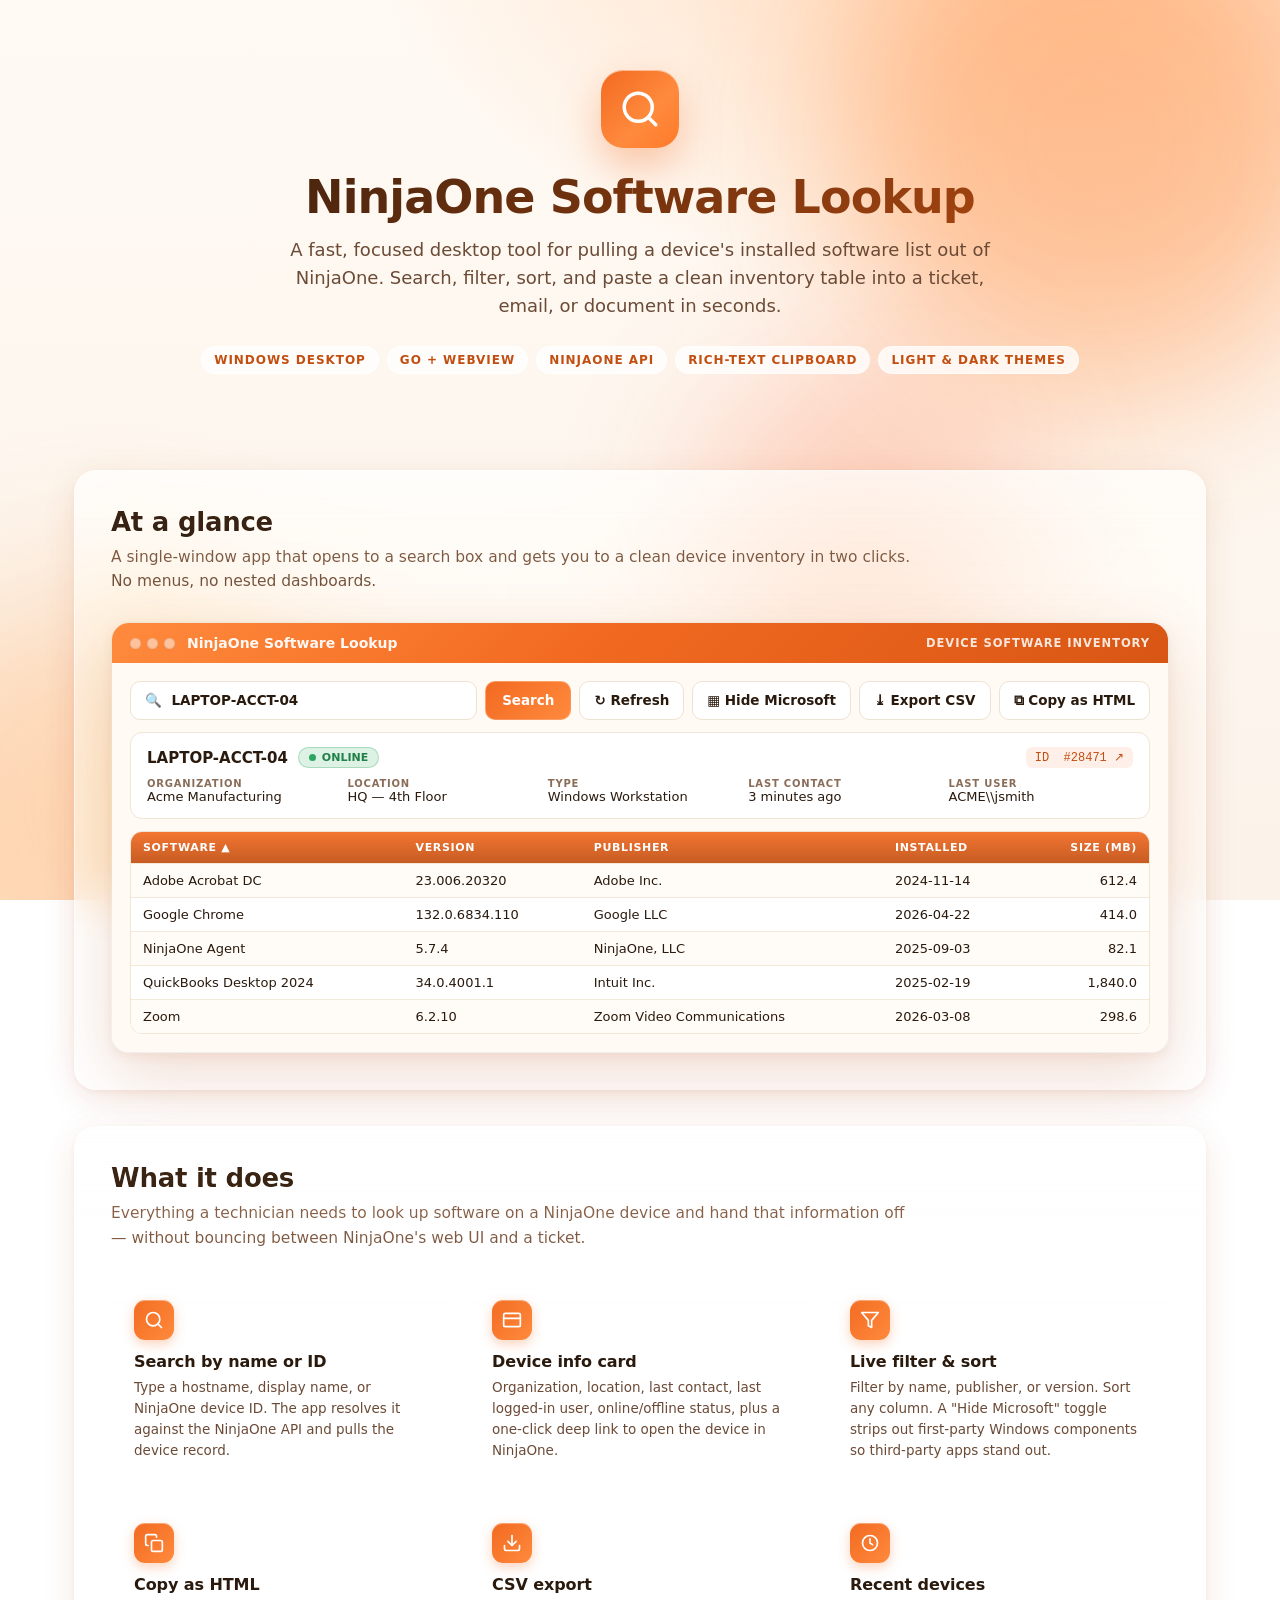
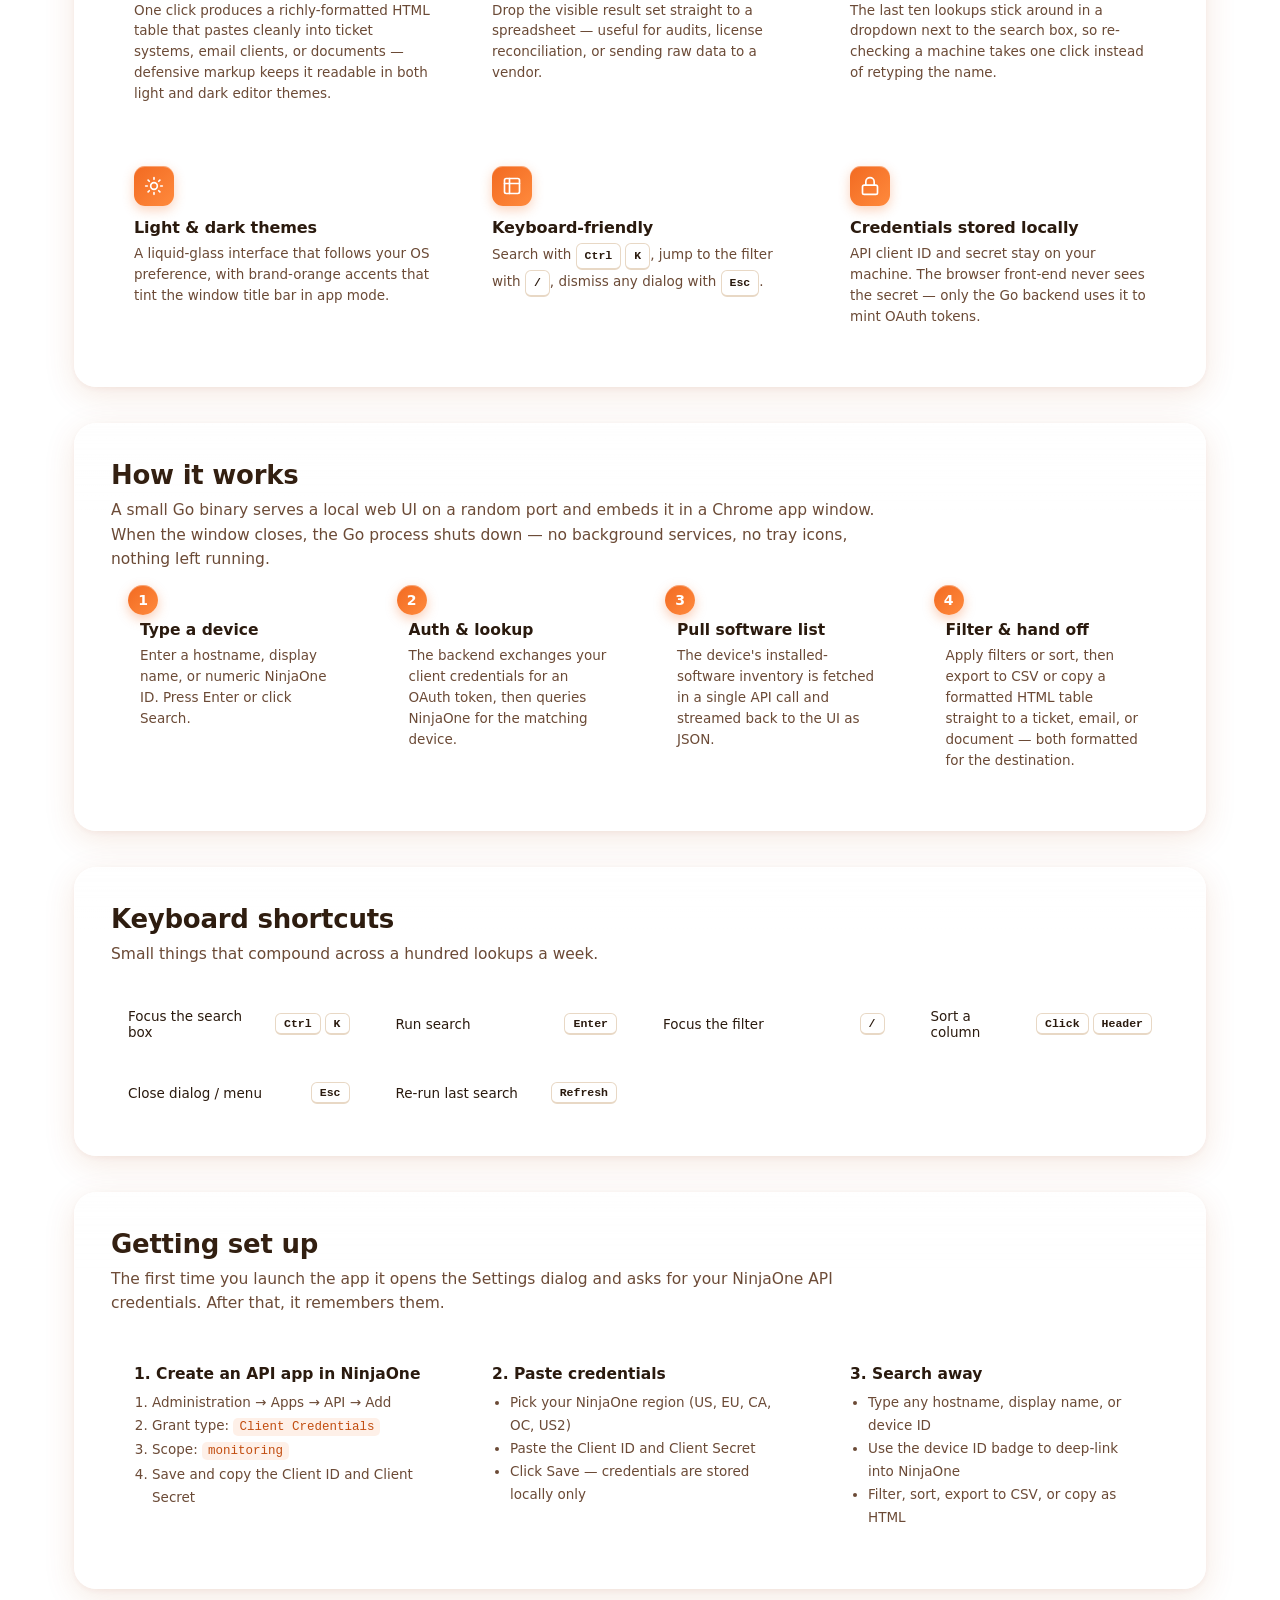
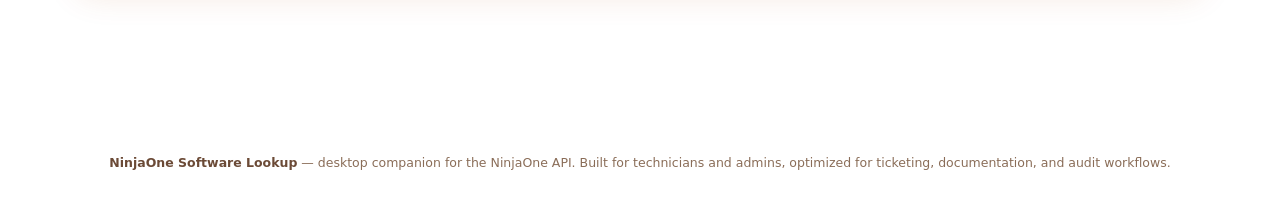
<file: NinjaSoftwareLookup-Showcase.html>
<!doctype html>
<html lang="en" data-theme="light">
<head>
<meta charset="utf-8" />
<meta name="viewport" content="width=device-width,initial-scale=1" />
<title>NinjaOne Software Lookup — Overview</title>
<style>
  :root {
    --accent:        #F26A21;
    --accent-2:      #FF8A3D;
    --accent-deep:   #C24E10;
    --accent-soft:   rgba(242, 106, 33, 0.10);
    --bg-base:       #FBF3EA;
    --bg-grad-1:     #FFD8B8;
    --bg-grad-2:     #FFE9D2;
    --bg-grad-3:     #FFFAF4;
    --orb-1:         rgba(255, 138, 61, 0.55);
    --orb-2:         rgba(255, 175, 110, 0.45);
    --orb-3:         rgba(255, 110, 60, 0.35);
    --glass-bg:      rgba(255, 255, 255, 0.55);
    --glass-bg-strong: rgba(255, 255, 255, 0.78);
    --glass-border:  rgba(255, 255, 255, 0.65);
    --glass-edge:    rgba(255, 255, 255, 0.9);
    --glass-shadow:  0 8px 32px rgba(176, 70, 14, 0.12),
                     0 2px 6px  rgba(176, 70, 14, 0.06);
    --text:          #2A1A0E;
    --text-soft:     #6B4A36;
    --muted:         #8A6D58;
    --hairline:      rgba(0, 0, 0, 0.08);
  }
  * { box-sizing: border-box; }
  html, body { margin: 0; padding: 0; }
  body {
    font-family: -apple-system, BlinkMacSystemFont, "Segoe UI Variable", "Segoe UI",
                 "Inter", system-ui, sans-serif;
    font-size: 15px;
    color: var(--text);
    background:
      radial-gradient(1200px 700px at 80% -10%, var(--bg-grad-1) 0%, transparent 55%),
      radial-gradient(900px  600px at -10% 100%, var(--bg-grad-2) 0%, transparent 50%),
      linear-gradient(180deg, var(--bg-grad-3) 0%, var(--bg-base) 100%);
    background-attachment: fixed;
    min-height: 100vh;
    -webkit-font-smoothing: antialiased;
  }

  /* Background orbs */
  .bg-decor { position: fixed; inset: 0; pointer-events: none; z-index: -1; overflow: hidden; }
  .orb { position: absolute; border-radius: 50%; filter: blur(80px); opacity: 0.85; }
  .orb-1 { width: 520px; height: 520px; top: -120px; right: -80px; background: var(--orb-1); }
  .orb-2 { width: 460px; height: 460px; bottom: -140px; left: -120px; background: var(--orb-2); }
  .orb-3 { width: 320px; height: 320px; top: 40%; left: 55%; background: var(--orb-3); }

  /* Glass primitive */
  .glass {
    background: var(--glass-bg);
    -webkit-backdrop-filter: blur(24px) saturate(180%);
            backdrop-filter: blur(24px) saturate(180%);
    border: 1px solid var(--glass-border);
    box-shadow: var(--glass-shadow);
    position: relative;
  }
  .glass::before {
    content: ""; position: absolute; inset: 0; border-radius: inherit;
    pointer-events: none;
    background: linear-gradient(180deg, var(--glass-edge) 0%, transparent 22%);
    opacity: 0.55; mix-blend-mode: overlay;
  }

  /* Top hero */
  .hero {
    position: relative;
    padding: 70px 24px 60px;
    text-align: center;
    overflow: hidden;
  }
  .hero-logo {
    width: 78px; height: 78px;
    border-radius: 22px;
    display: inline-flex; align-items: center; justify-content: center;
    background: linear-gradient(135deg, var(--accent) 0%, var(--accent-2) 60%, #FF7A29 100%);
    color: white;
    box-shadow: 0 18px 40px rgba(242, 106, 33, 0.35),
                inset 0 1px 0 rgba(255, 255, 255, 0.5);
    margin-bottom: 22px;
  }
  .hero h1 {
    font-size: 46px;
    margin: 0 0 12px;
    font-weight: 700;
    letter-spacing: -0.02em;
    background: linear-gradient(135deg, #2A1A0E 0%, #C24E10 100%);
    -webkit-background-clip: text;
            background-clip: text;
    color: transparent;
  }
  .hero p.lead {
    max-width: 720px;
    margin: 0 auto;
    font-size: 18px;
    color: var(--text-soft);
    line-height: 1.55;
  }
  .hero .tag-row {
    display: inline-flex; gap: 8px; flex-wrap: wrap;
    justify-content: center;
    margin-top: 26px;
  }
  .tag {
    font-size: 12px;
    font-weight: 600;
    text-transform: uppercase;
    letter-spacing: 0.08em;
    padding: 6px 12px;
    border-radius: 999px;
    background: var(--glass-bg-strong);
    border: 1px solid var(--glass-border);
    color: var(--accent-deep);
  }

  main {
    max-width: 1180px;
    margin: 0 auto;
    padding: 0 24px 80px;
  }

  /* Section */
  section.block {
    margin-top: 36px;
    padding: 36px;
    border-radius: 22px;
  }
  section.block h2 {
    margin: 0 0 8px;
    font-size: 26px;
    font-weight: 700;
    letter-spacing: -0.01em;
  }
  section.block p.section-lead {
    margin: 0 0 26px;
    color: var(--text-soft);
    font-size: 15.5px;
    line-height: 1.6;
    max-width: 800px;
  }

  /* Feature grid */
  .features {
    display: grid;
    grid-template-columns: repeat(auto-fit, minmax(260px, 1fr));
    gap: 16px;
  }
  .feature {
    padding: 22px;
    border-radius: 16px;
    background: var(--glass-bg-strong);
    border: 1px solid var(--glass-border);
    transition: transform 0.15s, box-shadow 0.15s;
  }
  .feature:hover {
    transform: translateY(-2px);
    box-shadow: 0 10px 26px rgba(176, 70, 14, 0.10);
  }
  .feature-icon {
    width: 40px; height: 40px;
    border-radius: 11px;
    background: linear-gradient(135deg, var(--accent) 0%, var(--accent-2) 100%);
    color: white;
    display: inline-flex; align-items: center; justify-content: center;
    margin-bottom: 12px;
    box-shadow: 0 4px 12px rgba(242, 106, 33, 0.30),
                inset 0 1px 0 rgba(255, 255, 255, 0.35);
  }
  .feature h3 {
    margin: 0 0 6px;
    font-size: 16px;
    font-weight: 650;
    letter-spacing: -0.005em;
  }
  .feature p {
    margin: 0;
    font-size: 13.5px;
    color: var(--text-soft);
    line-height: 1.55;
  }

  /* Workflow / steps */
  .steps {
    display: grid;
    grid-template-columns: repeat(auto-fit, minmax(220px, 1fr));
    gap: 16px;
    counter-reset: stepc;
  }
  .step {
    position: relative;
    padding: 22px 22px 22px 28px;
    border-radius: 16px;
    background: var(--glass-bg-strong);
    border: 1px solid var(--glass-border);
  }
  .step::before {
    counter-increment: stepc;
    content: counter(stepc);
    position: absolute;
    top: -14px; left: 16px;
    width: 30px; height: 30px;
    border-radius: 50%;
    background: linear-gradient(135deg, var(--accent) 0%, var(--accent-2) 100%);
    color: white;
    font-weight: 700;
    font-size: 14px;
    display: inline-flex; align-items: center; justify-content: center;
    box-shadow: 0 4px 12px rgba(242, 106, 33, 0.35),
                inset 0 1px 0 rgba(255, 255, 255, 0.35);
  }
  .step h3 {
    margin: 0 0 6px;
    font-size: 15.5px;
    font-weight: 650;
  }
  .step p {
    margin: 0;
    font-size: 13.5px;
    color: var(--text-soft);
    line-height: 1.55;
  }

  /* App preview mockup */
  .preview {
    margin-top: 28px;
    border-radius: 18px;
    overflow: hidden;
    border: 1px solid rgba(0, 0, 0, 0.06);
    box-shadow: 0 24px 64px rgba(176, 70, 14, 0.18),
                0 4px 12px rgba(176, 70, 14, 0.08);
  }
  .preview-bar {
    background: linear-gradient(135deg, #FF8A3D 0%, #F26A21 45%, #D85614 100%);
    color: white;
    padding: 12px 18px;
    display: flex; align-items: center; gap: 12px;
    font-weight: 600;
    font-size: 14px;
  }
  .preview-bar .traffic {
    display: inline-flex; gap: 6px;
  }
  .preview-bar .traffic span {
    width: 11px; height: 11px; border-radius: 50%;
    background: rgba(255, 255, 255, 0.5);
    box-shadow: inset 0 0 0 1px rgba(0, 0, 0, 0.08);
  }
  .preview-bar .preview-title { flex: 1; opacity: 0.95; }
  .preview-bar .preview-mini { font-size: 11.5px; opacity: 0.85; letter-spacing: 0.08em; text-transform: uppercase; }
  .preview-body {
    padding: 18px;
    background: #FFFAF4;
  }
  .mock-search {
    display: flex; gap: 8px; margin-bottom: 12px;
  }
  .mock-search input-like {
    flex: 1;
    padding: 10px 14px;
    border-radius: 10px;
    background: white;
    border: 1px solid #EEE2D3;
    color: #8A6D58;
    font-size: 13.5px;
  }
  .mock-search .btn-mock {
    padding: 10px 16px;
    border-radius: 10px;
    background: linear-gradient(135deg, var(--accent) 0%, var(--accent-2) 100%);
    color: white;
    font-weight: 600;
    font-size: 13.5px;
    border: 1px solid rgba(255, 255, 255, 0.25);
  }
  .mock-search .btn-mock-glass {
    padding: 10px 14px;
    border-radius: 10px;
    background: white;
    border: 1px solid #EEE2D3;
    color: var(--text);
    font-weight: 600;
    font-size: 13.5px;
  }
  .mock-device {
    padding: 14px 16px;
    border-radius: 12px;
    background: white;
    border: 1px solid #F1E5D5;
    margin-bottom: 12px;
  }
  .mock-device-head { display: flex; justify-content: space-between; align-items: center; margin-bottom: 10px; flex-wrap: wrap; gap: 8px; }
  .mock-device-name { font-weight: 650; font-size: 15px; }
  .mock-status {
    display: inline-flex; align-items: center; gap: 6px;
    font-size: 11px; font-weight: 600; text-transform: uppercase;
    padding: 3px 10px; border-radius: 999px;
    background: rgba(45, 165, 95, 0.16); color: #1F8048;
    border: 1px solid rgba(45, 165, 95, 0.30);
  }
  .mock-status::before {
    content: ""; width: 7px; height: 7px; border-radius: 50%;
    background: #2DA55F;
  }
  .mock-id {
    font-size: 12px;
    color: var(--accent-deep);
    background: var(--accent-soft);
    padding: 3px 9px; border-radius: 6px;
    font-family: ui-monospace, Consolas, monospace;
  }
  .mock-facts {
    display: grid; grid-template-columns: repeat(auto-fit, minmax(150px, 1fr)); gap: 8px 16px;
  }
  .mock-fact-label {
    font-size: 10px; text-transform: uppercase; letter-spacing: 0.08em;
    color: var(--muted); font-weight: 600;
  }
  .mock-fact-value { font-size: 13px; color: var(--text); }
  .mock-table {
    border-radius: 12px; overflow: hidden;
    border: 1px solid #F1E5D5;
  }
  .mock-table table { width: 100%; border-collapse: collapse; background: white; }
  .mock-table th {
    text-align: left;
    background: linear-gradient(180deg, rgba(242, 106, 33, 0.92), rgba(194, 78, 16, 0.92));
    color: white;
    font-size: 11px;
    font-weight: 600;
    text-transform: uppercase;
    letter-spacing: 0.06em;
    padding: 9px 12px;
  }
  .mock-table td {
    padding: 9px 12px;
    border-top: 1px solid #F4E8D8;
    font-size: 13px;
  }
  .mock-table tr:nth-child(odd) td { background: rgba(255, 250, 244, 0.6); }

  /* Shortcuts */
  .shortcut-grid {
    display: grid;
    grid-template-columns: repeat(auto-fit, minmax(220px, 1fr));
    gap: 12px;
  }
  .shortcut {
    display: flex; align-items: center; justify-content: space-between;
    gap: 12px;
    padding: 14px 16px;
    background: var(--glass-bg-strong);
    border: 1px solid var(--glass-border);
    border-radius: 12px;
  }
  .shortcut-label { font-size: 13.5px; color: var(--text); }
  .kbd {
    display: inline-flex; gap: 4px;
  }
  .kbd kbd {
    font-family: ui-monospace, "SF Mono", "Cascadia Mono", Menlo, Consolas, monospace;
    font-size: 11.5px;
    padding: 3px 8px;
    border-radius: 6px;
    background: white;
    border: 1px solid #E8D8C5;
    border-bottom-width: 2px;
    color: var(--text);
    font-weight: 600;
  }

  /* Setup callout */
  .setup-grid {
    display: grid;
    grid-template-columns: repeat(auto-fit, minmax(280px, 1fr));
    gap: 16px;
  }
  .setup-card {
    padding: 22px;
    border-radius: 16px;
    background: var(--glass-bg-strong);
    border: 1px solid var(--glass-border);
  }
  .setup-card h3 {
    margin: 0 0 8px;
    font-size: 15.5px;
    font-weight: 650;
  }
  .setup-card ol, .setup-card ul {
    margin: 8px 0 0; padding-left: 18px;
    font-size: 13.5px; color: var(--text-soft); line-height: 1.7;
  }
  code.inline {
    font-family: ui-monospace, "SF Mono", "Cascadia Mono", Menlo, Consolas, monospace;
    font-size: 12.5px;
    background: var(--accent-soft);
    color: var(--accent-deep);
    padding: 2px 6px;
    border-radius: 5px;
  }

  /* Footer */
  footer.page-footer {
    margin-top: 50px;
    padding: 24px;
    text-align: center;
    color: var(--muted);
    font-size: 12.5px;
  }
  footer.page-footer strong { color: var(--text-soft); }

  @media (max-width: 640px) {
    .hero { padding: 50px 16px 40px; }
    .hero h1 { font-size: 34px; }
    section.block { padding: 26px 22px; }
  }
</style>
</head>
<body>

<div class="bg-decor" aria-hidden="true">
  <span class="orb orb-1"></span>
  <span class="orb orb-2"></span>
  <span class="orb orb-3"></span>
</div>

<header class="hero">
  <div class="hero-logo">
    <svg viewBox="0 0 24 24" width="42" height="42" fill="none" stroke="currentColor" stroke-width="2" stroke-linecap="round" stroke-linejoin="round">
      <circle cx="11" cy="11" r="8"/>
      <line x1="21" y1="21" x2="16.65" y2="16.65"/>
    </svg>
  </div>
  <h1>NinjaOne Software Lookup</h1>
  <p class="lead">
    A fast, focused desktop tool for pulling a device's installed software list out of
    NinjaOne. Search, filter, sort, and paste a clean inventory table into a ticket,
    email, or document in seconds.
  </p>
  <div class="tag-row">
    <span class="tag">Windows desktop</span>
    <span class="tag">Go + WebView</span>
    <span class="tag">NinjaOne API</span>
    <span class="tag">Rich-text clipboard</span>
    <span class="tag">Light & dark themes</span>
  </div>
</header>

<main>

  <!-- Live preview mockup -->
  <section class="block glass">
    <h2>At a glance</h2>
    <p class="section-lead">
      A single-window app that opens to a search box and gets you to a clean device
      inventory in two clicks. No menus, no nested dashboards.
    </p>

    <div class="preview">
      <div class="preview-bar">
        <span class="traffic"><span></span><span></span><span></span></span>
        <span class="preview-title">NinjaOne Software Lookup</span>
        <span class="preview-mini">Device Software Inventory</span>
      </div>
      <div class="preview-body">
        <div class="mock-search">
          <div class="btn-mock-glass" style="flex:1;">🔍&nbsp; LAPTOP-ACCT-04</div>
          <div class="btn-mock">Search</div>
          <div class="btn-mock-glass">↻ Refresh</div>
          <div class="btn-mock-glass">▦ Hide Microsoft</div>
          <div class="btn-mock-glass">⤓ Export CSV</div>
          <div class="btn-mock-glass">⧉ Copy as HTML</div>
        </div>

        <div class="mock-device">
          <div class="mock-device-head">
            <div style="display:flex; align-items:center; gap:10px; flex-wrap:wrap;">
              <span class="mock-device-name">LAPTOP-ACCT-04</span>
              <span class="mock-status">Online</span>
            </div>
            <span class="mock-id">ID&nbsp; #28471 ↗</span>
          </div>
          <div class="mock-facts">
            <div>
              <div class="mock-fact-label">Organization</div>
              <div class="mock-fact-value">Acme Manufacturing</div>
            </div>
            <div>
              <div class="mock-fact-label">Location</div>
              <div class="mock-fact-value">HQ — 4th Floor</div>
            </div>
            <div>
              <div class="mock-fact-label">Type</div>
              <div class="mock-fact-value">Windows Workstation</div>
            </div>
            <div>
              <div class="mock-fact-label">Last Contact</div>
              <div class="mock-fact-value">3 minutes ago</div>
            </div>
            <div>
              <div class="mock-fact-label">Last User</div>
              <div class="mock-fact-value">ACME\\jsmith</div>
            </div>
          </div>
        </div>

        <div class="mock-table">
          <table>
            <thead>
              <tr>
                <th>Software ▲</th>
                <th>Version</th>
                <th>Publisher</th>
                <th>Installed</th>
                <th style="text-align:right">Size (MB)</th>
              </tr>
            </thead>
            <tbody>
              <tr><td>Adobe Acrobat DC</td><td>23.006.20320</td><td>Adobe Inc.</td><td>2024-11-14</td><td style="text-align:right">612.4</td></tr>
              <tr><td>Google Chrome</td><td>132.0.6834.110</td><td>Google LLC</td><td>2026-04-22</td><td style="text-align:right">414.0</td></tr>
              <tr><td>NinjaOne Agent</td><td>5.7.4</td><td>NinjaOne, LLC</td><td>2025-09-03</td><td style="text-align:right">82.1</td></tr>
              <tr><td>QuickBooks Desktop 2024</td><td>34.0.4001.1</td><td>Intuit Inc.</td><td>2025-02-19</td><td style="text-align:right">1,840.0</td></tr>
              <tr><td>Zoom</td><td>6.2.10</td><td>Zoom Video Communications</td><td>2026-03-08</td><td style="text-align:right">298.6</td></tr>
            </tbody>
          </table>
        </div>
      </div>
    </div>
  </section>

  <!-- Features -->
  <section class="block glass">
    <h2>What it does</h2>
    <p class="section-lead">
      Everything a technician needs to look up software on a NinjaOne device and hand
      that information off — without bouncing between NinjaOne's web UI and a ticket.
    </p>

    <div class="features">
      <div class="feature">
        <div class="feature-icon">
          <svg viewBox="0 0 24 24" width="20" height="20" fill="none" stroke="currentColor" stroke-width="2" stroke-linecap="round" stroke-linejoin="round"><circle cx="11" cy="11" r="8"/><line x1="21" y1="21" x2="16.65" y2="16.65"/></svg>
        </div>
        <h3>Search by name or ID</h3>
        <p>Type a hostname, display name, or NinjaOne device ID. The app resolves it against the NinjaOne API and pulls the device record.</p>
      </div>

      <div class="feature">
        <div class="feature-icon">
          <svg viewBox="0 0 24 24" width="20" height="20" fill="none" stroke="currentColor" stroke-width="2" stroke-linecap="round" stroke-linejoin="round"><rect x="2" y="4" width="20" height="16" rx="2"/><line x1="2" y1="10" x2="22" y2="10"/></svg>
        </div>
        <h3>Device info card</h3>
        <p>Organization, location, last contact, last logged-in user, online/offline status, plus a one-click deep link to open the device in NinjaOne.</p>
      </div>

      <div class="feature">
        <div class="feature-icon">
          <svg viewBox="0 0 24 24" width="20" height="20" fill="none" stroke="currentColor" stroke-width="2" stroke-linecap="round" stroke-linejoin="round"><polygon points="22 3 2 3 10 12.46 10 19 14 21 14 12.46 22 3"/></svg>
        </div>
        <h3>Live filter &amp; sort</h3>
        <p>Filter by name, publisher, or version. Sort any column. A "Hide Microsoft" toggle strips out first-party Windows components so third-party apps stand out.</p>
      </div>

      <div class="feature">
        <div class="feature-icon">
          <svg viewBox="0 0 24 24" width="20" height="20" fill="none" stroke="currentColor" stroke-width="2" stroke-linecap="round" stroke-linejoin="round"><rect x="9" y="9" width="13" height="13" rx="2"/><path d="M5 15H4a2 2 0 0 1-2-2V4a2 2 0 0 1 2-2h9a2 2 0 0 1 2 2v1"/></svg>
        </div>
        <h3>Copy as HTML</h3>
        <p>One click produces a richly-formatted HTML table that pastes cleanly into ticket systems, email clients, or documents — defensive markup keeps it readable in both light and dark editor themes.</p>
      </div>

      <div class="feature">
        <div class="feature-icon">
          <svg viewBox="0 0 24 24" width="20" height="20" fill="none" stroke="currentColor" stroke-width="2" stroke-linecap="round" stroke-linejoin="round"><path d="M21 15v4a2 2 0 0 1-2 2H5a2 2 0 0 1-2-2v-4"/><polyline points="7 10 12 15 17 10"/><line x1="12" y1="15" x2="12" y2="3"/></svg>
        </div>
        <h3>CSV export</h3>
        <p>Drop the visible result set straight to a spreadsheet — useful for audits, license reconciliation, or sending raw data to a vendor.</p>
      </div>

      <div class="feature">
        <div class="feature-icon">
          <svg viewBox="0 0 24 24" width="20" height="20" fill="none" stroke="currentColor" stroke-width="2" stroke-linecap="round" stroke-linejoin="round"><circle cx="12" cy="12" r="9"/><polyline points="12 7 12 12 15 14"/></svg>
        </div>
        <h3>Recent devices</h3>
        <p>The last ten lookups stick around in a dropdown next to the search box, so re-checking a machine takes one click instead of retyping the name.</p>
      </div>

      <div class="feature">
        <div class="feature-icon">
          <svg viewBox="0 0 24 24" width="20" height="20" fill="none" stroke="currentColor" stroke-width="2" stroke-linecap="round" stroke-linejoin="round"><circle cx="12" cy="12" r="4"/><path d="M12 2v2M12 20v2M4.93 4.93l1.41 1.41M17.66 17.66l1.41 1.41M2 12h2M20 12h2M4.93 19.07l1.41-1.41M17.66 6.34l1.41-1.41"/></svg>
        </div>
        <h3>Light &amp; dark themes</h3>
        <p>A liquid-glass interface that follows your OS preference, with brand-orange accents that tint the window title bar in app mode.</p>
      </div>

      <div class="feature">
        <div class="feature-icon">
          <svg viewBox="0 0 24 24" width="20" height="20" fill="none" stroke="currentColor" stroke-width="2" stroke-linecap="round" stroke-linejoin="round"><rect x="3" y="3" width="18" height="18" rx="2"/><path d="M9 3v18M3 9h18"/></svg>
        </div>
        <h3>Keyboard-friendly</h3>
        <p>Search with <span class="kbd"><kbd>Ctrl</kbd><kbd>K</kbd></span>, jump to the filter with <span class="kbd"><kbd>/</kbd></span>, dismiss any dialog with <span class="kbd"><kbd>Esc</kbd></span>.</p>
      </div>

      <div class="feature">
        <div class="feature-icon">
          <svg viewBox="0 0 24 24" width="20" height="20" fill="none" stroke="currentColor" stroke-width="2" stroke-linecap="round" stroke-linejoin="round"><rect x="3" y="11" width="18" height="11" rx="2"/><path d="M7 11V7a5 5 0 0 1 10 0v4"/></svg>
        </div>
        <h3>Credentials stored locally</h3>
        <p>API client ID and secret stay on your machine. The browser front-end never sees the secret — only the Go backend uses it to mint OAuth tokens.</p>
      </div>
    </div>
  </section>

  <!-- How it works -->
  <section class="block glass">
    <h2>How it works</h2>
    <p class="section-lead">
      A small Go binary serves a local web UI on a random port and embeds it in a Chrome
      app window. When the window closes, the Go process shuts down — no background
      services, no tray icons, nothing left running.
    </p>

    <div class="steps">
      <div class="step">
        <h3>Type a device</h3>
        <p>Enter a hostname, display name, or numeric NinjaOne ID. Press Enter or click Search.</p>
      </div>
      <div class="step">
        <h3>Auth &amp; lookup</h3>
        <p>The backend exchanges your client credentials for an OAuth token, then queries NinjaOne for the matching device.</p>
      </div>
      <div class="step">
        <h3>Pull software list</h3>
        <p>The device's installed-software inventory is fetched in a single API call and streamed back to the UI as JSON.</p>
      </div>
      <div class="step">
        <h3>Filter &amp; hand off</h3>
        <p>Apply filters or sort, then export to CSV or copy a formatted HTML table straight to a ticket, email, or document — both formatted for the destination.</p>
      </div>
    </div>
  </section>

  <!-- Keyboard shortcuts -->
  <section class="block glass">
    <h2>Keyboard shortcuts</h2>
    <p class="section-lead">Small things that compound across a hundred lookups a week.</p>

    <div class="shortcut-grid">
      <div class="shortcut">
        <span class="shortcut-label">Focus the search box</span>
        <span class="kbd"><kbd>Ctrl</kbd><kbd>K</kbd></span>
      </div>
      <div class="shortcut">
        <span class="shortcut-label">Run search</span>
        <span class="kbd"><kbd>Enter</kbd></span>
      </div>
      <div class="shortcut">
        <span class="shortcut-label">Focus the filter</span>
        <span class="kbd"><kbd>/</kbd></span>
      </div>
      <div class="shortcut">
        <span class="shortcut-label">Sort a column</span>
        <span class="kbd"><kbd>Click</kbd><kbd>Header</kbd></span>
      </div>
      <div class="shortcut">
        <span class="shortcut-label">Close dialog / menu</span>
        <span class="kbd"><kbd>Esc</kbd></span>
      </div>
      <div class="shortcut">
        <span class="shortcut-label">Re-run last search</span>
        <span class="kbd"><kbd>Refresh</kbd></span>
      </div>
    </div>
  </section>

  <!-- Setup -->
  <section class="block glass">
    <h2>Getting set up</h2>
    <p class="section-lead">
      The first time you launch the app it opens the Settings dialog and asks for your
      NinjaOne API credentials. After that, it remembers them.
    </p>

    <div class="setup-grid">
      <div class="setup-card">
        <h3>1. Create an API app in NinjaOne</h3>
        <ol>
          <li>Administration → Apps → API → Add</li>
          <li>Grant type: <code class="inline">Client Credentials</code></li>
          <li>Scope: <code class="inline">monitoring</code></li>
          <li>Save and copy the Client ID and Client Secret</li>
        </ol>
      </div>
      <div class="setup-card">
        <h3>2. Paste credentials</h3>
        <ul>
          <li>Pick your NinjaOne region (US, EU, CA, OC, US2)</li>
          <li>Paste the Client ID and Client Secret</li>
          <li>Click Save — credentials are stored locally only</li>
        </ul>
      </div>
      <div class="setup-card">
        <h3>3. Search away</h3>
        <ul>
          <li>Type any hostname, display name, or device ID</li>
          <li>Use the device ID badge to deep-link into NinjaOne</li>
          <li>Filter, sort, export to CSV, or copy as HTML</li>
        </ul>
      </div>
    </div>
  </section>

</main>

<footer class="page-footer">
  <p><strong>NinjaOne Software Lookup</strong> — desktop companion for the NinjaOne API. Built for technicians and admins, optimized for ticketing, documentation, and audit workflows.</p>
</footer>

</body>
</html>
</file>
